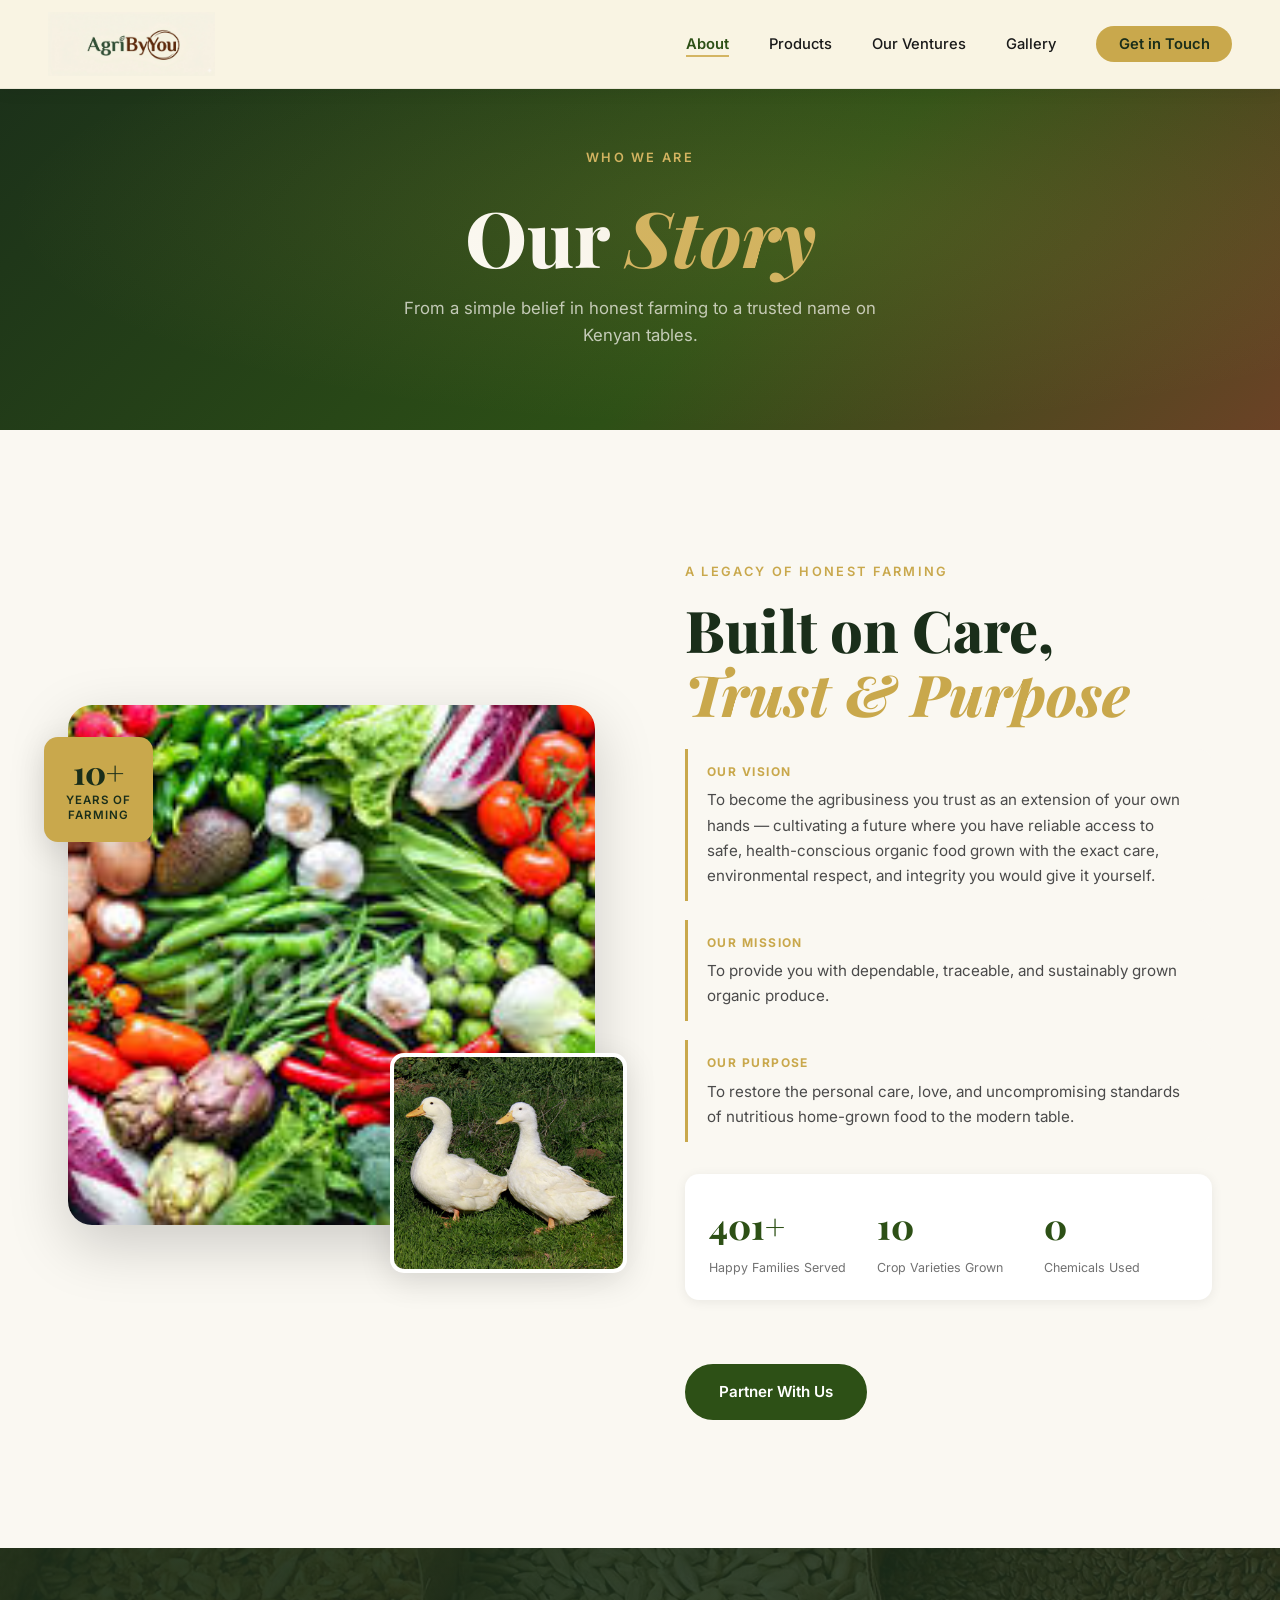
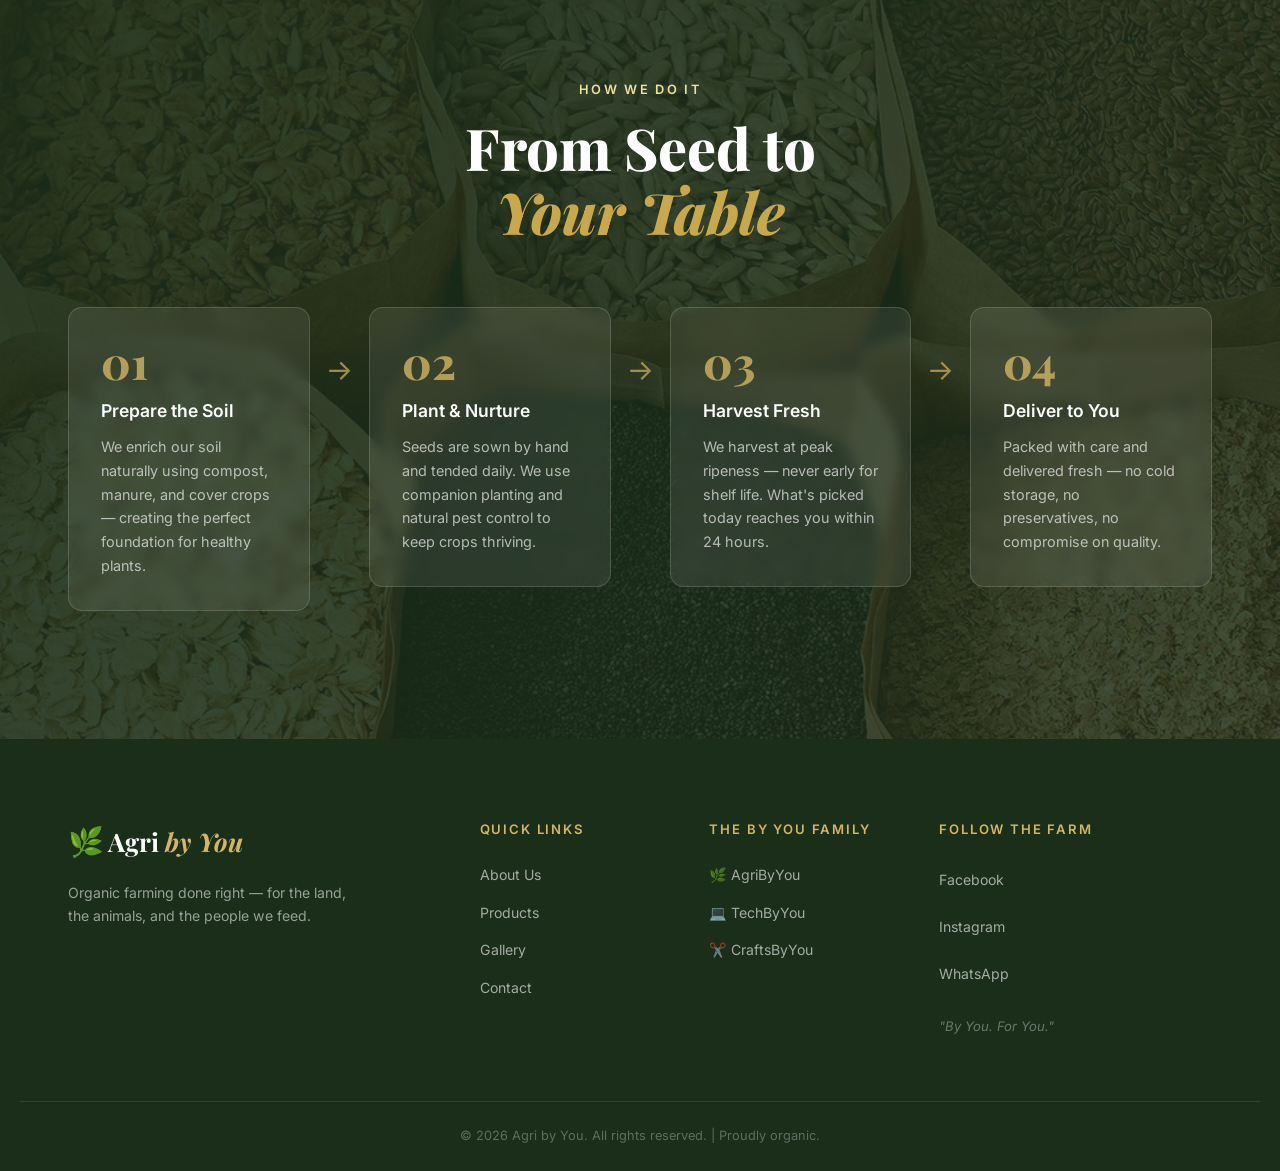
<file: about.html>
<!DOCTYPE html>
<html lang="en">
<head>
  <meta charset="UTF-8" />
  <meta name="viewport" content="width=device-width, initial-scale=1.0" />
  <title>About Us | Agri by You — Our Story, Vision & Mission</title>
  <meta name="description" content="Learn the story behind Agri by You — our vision, mission, purpose, and the values that guide every seed we plant and every duck we rear." />
  <meta name="robots" content="index, follow" />
  <link rel="canonical" href="https://agribyyou.com/about.html" />
  <link rel="icon" type="image/png" sizes="32x32" href="favicon-32.png" />
  <link rel="icon" type="image/png" sizes="192x192" href="favicon-192.png" />
  <link rel="apple-touch-icon" sizes="180x180" href="favicon.png" />
  <link rel="stylesheet" href="style.css" />
  <link rel="preconnect" href="https://fonts.googleapis.com" />
  <link rel="preconnect" href="https://fonts.gstatic.com" crossorigin />
  <link href="https://fonts.googleapis.com/css2?family=Playfair+Display:ital,wght@0,400;0,600;0,800;1,400&family=Inter:wght@300;400;500;600&display=swap" rel="stylesheet" />
</head>
<body>

  <!-- ── NAVIGATION ── -->
  <nav id="navbar">
    <div class="nav-inner">
      <a href="index.html" class="logo">
        <img src="images/logo.png" alt="AgriByYou Logo" class="nav-logo-img" />
      </a>
      <ul class="nav-links">
        <li><a href="about.html" class="nav-active">About</a></li>
        <li><a href="products.html">Products</a></li>
        <li><a href="index.html#ventures">Our Ventures</a></li>
        <li><a href="gallery.html">Gallery</a></li>
        <li><a href="contact.html" class="nav-cta">Get in Touch</a></li>
      </ul>
      <button class="hamburger" id="hamburger" aria-label="Menu">
        <span></span><span></span><span></span>
      </button>
    </div>
  </nav>

  <!-- ── PAGE HEADER ── -->
  <header class="page-header">
    <div class="container">
      <p class="section-label">Who We Are</p>
      <h1 class="page-header-title">Our <em>Story</em></h1>
      <p class="page-header-sub">From a simple belief in honest farming to a trusted name on Kenyan tables.</p>
    </div>
  </header>

  <!-- ── ABOUT ── -->
  <section class="about section" id="about">
    <div class="container about-grid">
      <div class="about-images">
        <div class="img-stack">
          <img src="images/veges.jpeg" alt="Lush crop fields" class="img-main" />
          <img src="images/ducks.jpg" alt="Ducks on the farm" class="img-accent" />
          <div class="img-badge">
            <span class="badge-num">10+</span>
            <span class="badge-label">Years of<br/>Farming</span>
          </div>
        </div>
      </div>
      <div class="about-text">
        <p class="section-label">A Legacy of Honest Farming</p>
        <h2 class="section-title">Built on Care,<br /><em>Trust & Purpose</em></h2>
        <div class="mvp-blocks">
          <div class="mvp-block">
            <span class="mvp-label">Our Vision</span>
            <p>To become the agribusiness you trust as an extension of your own hands — cultivating a future where you have reliable access to safe, health-conscious organic food grown with the exact care, environmental respect, and integrity you would give it yourself.</p>
          </div>
          <div class="mvp-block">
            <span class="mvp-label">Our Mission</span>
            <p>To provide you with dependable, traceable, and sustainably grown organic produce.</p>
          </div>
          <div class="mvp-block">
            <span class="mvp-label">Our Purpose</span>
            <p>To restore the personal care, love, and uncompromising standards of nutritious home-grown food to the modern table.</p>
          </div>
        </div>
        <div class="about-stats">
          <div class="stat">
            <span class="stat-num">500+</span>
            <span class="stat-label">Happy Families Served</span>
          </div>
          <div class="stat">
            <span class="stat-num">12</span>
            <span class="stat-label">Crop Varieties Grown</span>
          </div>
          <div class="stat">
            <span class="stat-num">0</span>
            <span class="stat-label">Chemicals Used</span>
          </div>
        </div>
        <a href="contact.html" class="btn btn-primary mt-sm">Partner With Us</a>
      </div>
    </div>
  </section>

  <!-- ── PROCESS ── -->
  <section class="process section" id="process">
    <div class="process-bg">
      <img src="images/grains.webp" alt="Farm field rows" />
      <div class="process-overlay"></div>
    </div>
    <div class="container process-inner">
      <div class="section-header center light">
        <p class="section-label">How We Do It</p>
        <h2 class="section-title">From Seed to<br /><em>Your Table</em></h2>
      </div>
      <div class="steps">
        <div class="step">
          <div class="step-number">01</div>
          <h3>Prepare the Soil</h3>
          <p>We enrich our soil naturally using compost, manure, and cover crops — creating the perfect foundation for healthy plants.</p>
        </div>
        <div class="step-arrow">→</div>
        <div class="step">
          <div class="step-number">02</div>
          <h3>Plant & Nurture</h3>
          <p>Seeds are sown by hand and tended daily. We use companion planting and natural pest control to keep crops thriving.</p>
        </div>
        <div class="step-arrow">→</div>
        <div class="step">
          <div class="step-number">03</div>
          <h3>Harvest Fresh</h3>
          <p>We harvest at peak ripeness — never early for shelf life. What's picked today reaches you within 24 hours.</p>
        </div>
        <div class="step-arrow">→</div>
        <div class="step">
          <div class="step-number">04</div>
          <h3>Deliver to You</h3>
          <p>Packed with care and delivered fresh — no cold storage, no preservatives, no compromise on quality.</p>
        </div>
      </div>
    </div>
  </section>

  <!-- ── FOOTER ── -->
  <footer class="footer">
    <div class="container footer-inner">
      <div class="footer-brand">
        <span class="logo-leaf">🌿</span>
        <span class="logo-text">Agri <em>by You</em></span>
        <p>Organic farming done right — for the land, the animals, and the people we feed.</p>
      </div>
      <div class="footer-links">
        <h4>Quick Links</h4>
        <ul>
          <li><a href="about.html">About Us</a></li>
          <li><a href="products.html">Products</a></li>
          <li><a href="gallery.html">Gallery</a></li>
          <li><a href="contact.html">Contact</a></li>
        </ul>
      </div>
      <div class="footer-links">
        <h4>The By You Family</h4>
        <ul>
          <li><a href="index.html">🌿 AgriByYou</a></li>
          <li><a href="tech.html">💻 TechByYou</a></li>
          <li><a href="crafts.html">✂️ CraftsByYou</a></li>
        </ul>
      </div>
      <div class="footer-social">
        <h4>Follow the Farm</h4>
        <div class="social-links">
          <a href="#" class="social-btn">Facebook</a>
          <a href="#" class="social-btn">Instagram</a>
          <a href="#" class="social-btn">WhatsApp</a>
        </div>
        <p class="footer-tagline">"By You. For You."</p>
      </div>
    </div>
    <div class="footer-bottom">
      <p>© 2026 Agri by You. All rights reserved. | Proudly organic.</p>
    </div>
  </footer>

  <script src="script.js"></script>
</body>
</html>
</file>
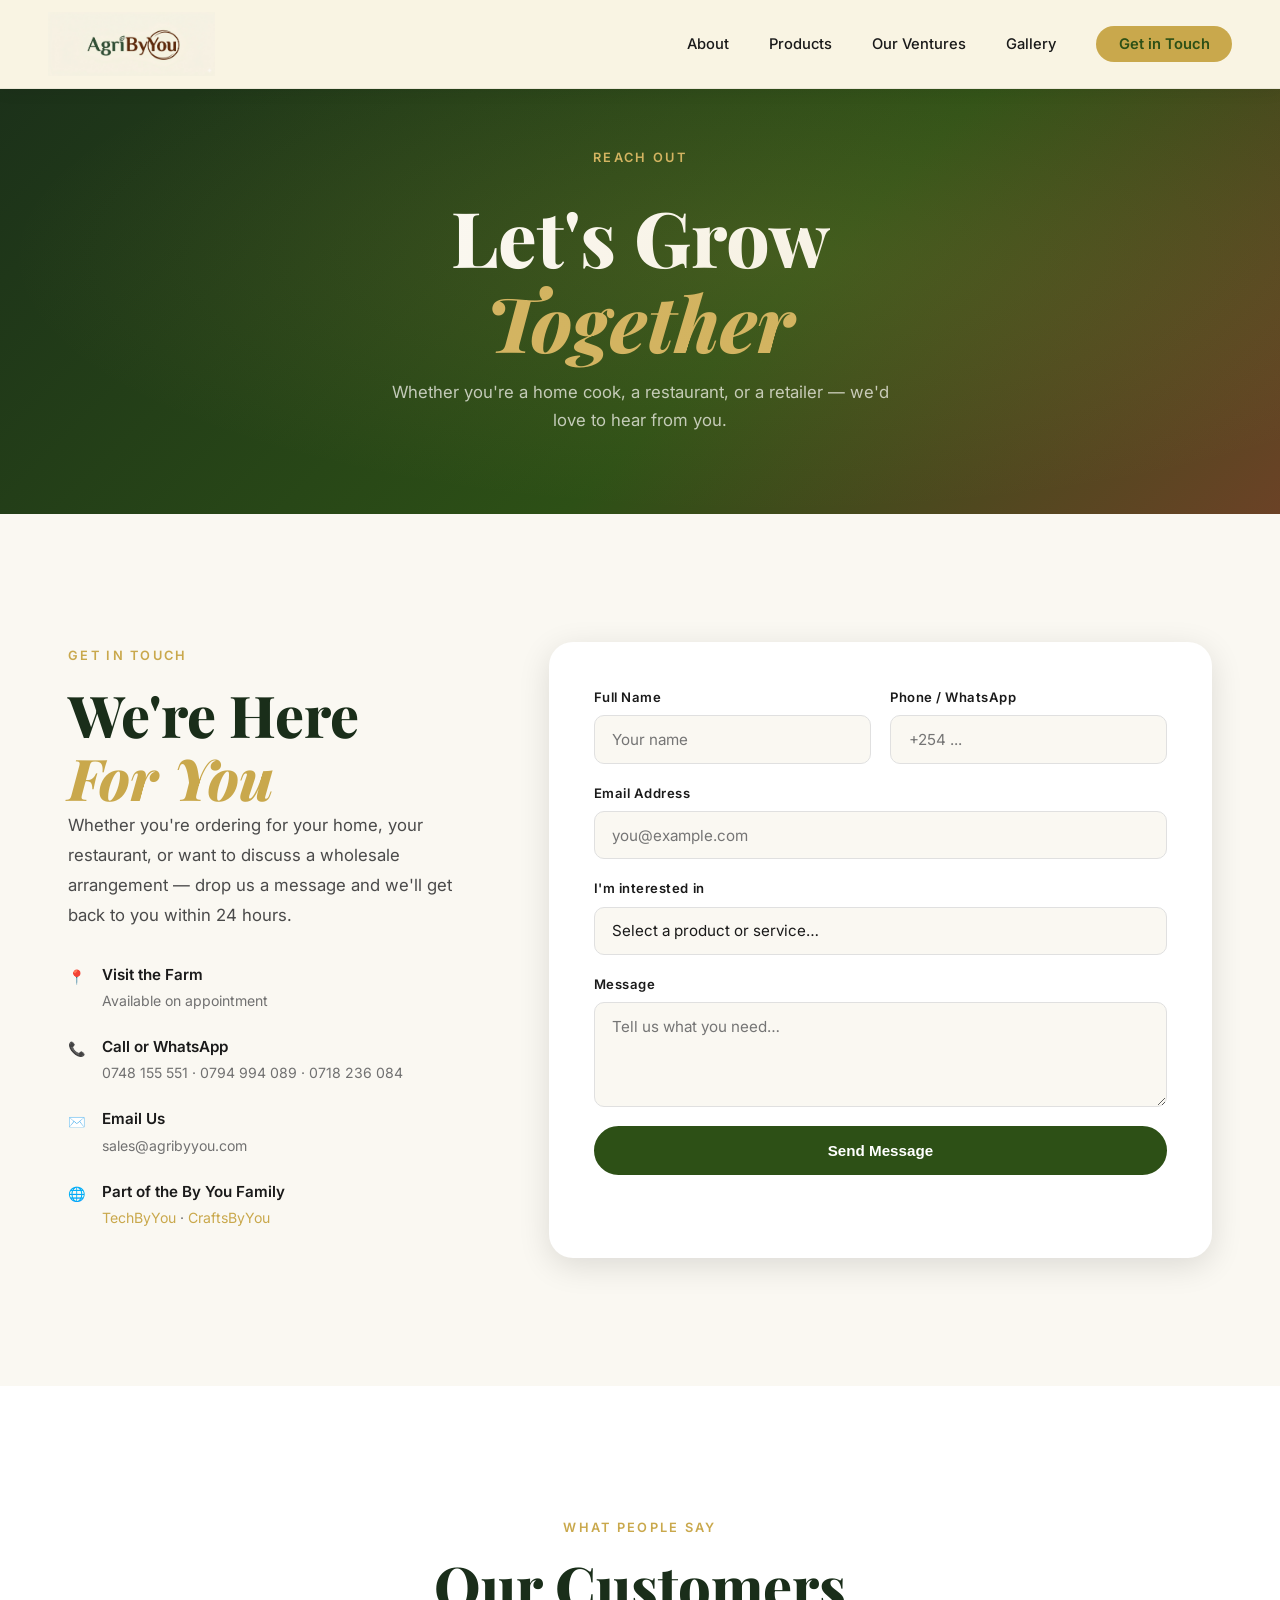
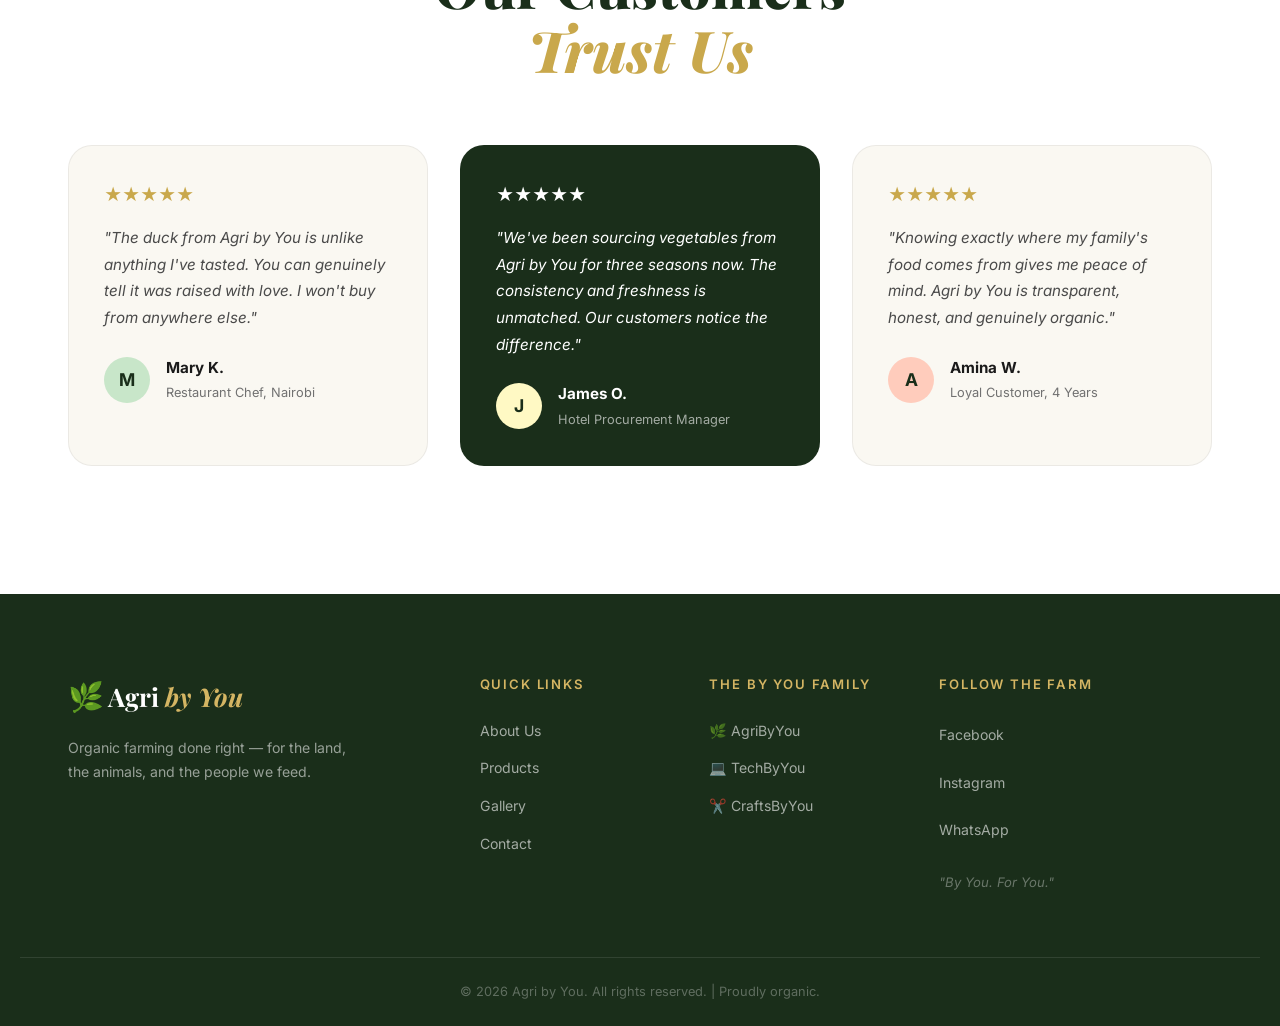
<file: contact.html>
<!DOCTYPE html>
<html lang="en">
<head>
  <meta charset="UTF-8" />
  <meta name="viewport" content="width=device-width, initial-scale=1.0" />
  <title>Contact Us | Agri by You — Get in Touch</title>
  <meta name="description" content="Order fresh organic produce, ask about wholesale, or simply say hello. Reach Agri by You by phone, WhatsApp or email." />
  <meta name="robots" content="index, follow" />
  <link rel="canonical" href="https://agribyyou.com/contact.html" />
  <link rel="icon" type="image/png" sizes="32x32" href="favicon-32.png" />
  <link rel="icon" type="image/png" sizes="192x192" href="favicon-192.png" />
  <link rel="apple-touch-icon" sizes="180x180" href="favicon.png" />
  <link rel="stylesheet" href="style.css" />
  <link rel="preconnect" href="https://fonts.googleapis.com" />
  <link rel="preconnect" href="https://fonts.gstatic.com" crossorigin />
  <link href="https://fonts.googleapis.com/css2?family=Playfair+Display:ital,wght@0,400;0,600;0,800;1,400&family=Inter:wght@300;400;500;600&display=swap" rel="stylesheet" />
</head>
<body>

  <!-- ── NAVIGATION ── -->
  <nav id="navbar">
    <div class="nav-inner">
      <a href="index.html" class="logo">
        <img src="images/logo.png" alt="AgriByYou Logo" class="nav-logo-img" />
      </a>
      <ul class="nav-links">
        <li><a href="about.html">About</a></li>
        <li><a href="products.html">Products</a></li>
        <li><a href="index.html#ventures">Our Ventures</a></li>
        <li><a href="gallery.html">Gallery</a></li>
        <li><a href="contact.html" class="nav-cta nav-active">Get in Touch</a></li>
      </ul>
      <button class="hamburger" id="hamburger" aria-label="Menu">
        <span></span><span></span><span></span>
      </button>
    </div>
  </nav>

  <!-- ── PAGE HEADER ── -->
  <header class="page-header">
    <div class="container">
      <p class="section-label">Reach Out</p>
      <h1 class="page-header-title">Let's Grow<br /><em>Together</em></h1>
      <p class="page-header-sub">Whether you're a home cook, a restaurant, or a retailer — we'd love to hear from you.</p>
    </div>
  </header>

  <!-- ── CONTACT ── -->
  <section class="contact section" id="contact">
    <div class="container contact-grid">
      <div class="contact-info">
        <p class="section-label">Get in Touch</p>
        <h2 class="section-title">We're Here<br /><em>For You</em></h2>
        <p class="body-text">Whether you're ordering for your home, your restaurant, or want to discuss a wholesale arrangement — drop us a message and we'll get back to you within 24 hours.</p>
        <div class="contact-details">
          <div class="contact-item">
            <span class="c-icon">📍</span>
            <div>
              <strong>Visit the Farm</strong>
              <span>Available on appointment</span>
            </div>
          </div>
          <div class="contact-item">
            <span class="c-icon">📞</span>
            <div>
              <strong>Call or WhatsApp</strong>
              <span>0748 155 551 · 0794 994 089 · 0718 236 084</span>
            </div>
          </div>
          <div class="contact-item">
            <span class="c-icon">✉️</span>
            <div>
              <strong>Email Us</strong>
              <span>sales@agribyyou.com</span>
            </div>
          </div>
          <div class="contact-item">
            <span class="c-icon">🌐</span>
            <div>
              <strong>Part of the By You Family</strong>
              <span>
                <a href="tech.html" style="color:var(--gold-500)">TechByYou</a> ·
                <a href="crafts.html" style="color:var(--gold-500)">CraftsByYou</a>
              </span>
            </div>
          </div>
        </div>
      </div>
      <form class="contact-form" id="contactForm" action="https://formspree.io/f/mjgdalbr" method="POST">
        <input type="hidden" name="_replyto" id="replyto" />
        <input type="text" name="_gotcha" style="display:none" />
        <div class="form-row">
          <div class="form-group">
            <label for="name">Full Name</label>
            <input type="text" id="name" name="Full Name" placeholder="Your name" required />
          </div>
          <div class="form-group">
            <label for="phone">Phone / WhatsApp</label>
            <input type="tel" id="phone" name="Phone / WhatsApp" placeholder="+254 ..." />
          </div>
        </div>
        <div class="form-group">
          <label for="email">Email Address</label>
          <input type="email" id="email" name="Email" placeholder="you@example.com" required />
        </div>
        <div class="form-group">
          <label for="interest">I'm interested in</label>
          <select id="interest" name="Interested In">
            <option value="">Select a product or service…</option>
            <optgroup label="🌿 AgriByYou">
              <option>Fresh Vegetables</option>
              <option>Grains &amp; Cereals</option>
              <option>Free-Range Duck</option>
              <option>Duck Eggs</option>
              <option>Seasonal Fruits</option>
              <option>Organic Herbs</option>
              <option>Wholesale / Bulk Order</option>
            </optgroup>
            <optgroup label="💻 TechByYou">
              <option>Custom Website</option>
              <option>Mobile App</option>
              <option>Business Software / System</option>
              <option>Dashboard &amp; Analytics</option>
              <option>Automation &amp; AI</option>
              <option>IT Consultation</option>
            </optgroup>
            <optgroup label="✂️ CraftsByYou">
              <option>Custom-Tailored Clothing</option>
              <option>Handmade Accessories</option>
              <option>Bespoke Fashion Design</option>
              <option>Interior Design Pieces</option>
              <option>Personalised Gift</option>
              <option>Limited Collection</option>
            </optgroup>
          </select>
        </div>
        <div class="form-group">
          <label for="message">Message</label>
          <textarea id="message" name="Message" rows="4" placeholder="Tell us what you need…"></textarea>
        </div>
        <button type="submit" class="btn btn-primary full">Send Message</button>
        <p class="form-note" id="formMsg"></p>
      </form>
    </div>
  </section>

  <!-- ── TESTIMONIALS ── -->
  <section class="testimonials section">
    <div class="container">
      <div class="section-header center">
        <p class="section-label">What People Say</p>
        <h2 class="section-title">Our Customers<br /><em>Trust Us</em></h2>
      </div>
      <div class="testimonials-grid">
        <div class="testimonial-card">
          <div class="stars">★★★★★</div>
          <p>"The duck from Agri by You is unlike anything I've tasted. You can genuinely tell it was raised with love. I won't buy from anywhere else."</p>
          <div class="testimonial-author">
            <div class="author-avatar" style="background:#c8e6c9">M</div>
            <div>
              <strong>Mary K.</strong>
              <span>Restaurant Chef, Nairobi</span>
            </div>
          </div>
        </div>
        <div class="testimonial-card featured-quote">
          <div class="stars">★★★★★</div>
          <p>"We've been sourcing vegetables from Agri by You for three seasons now. The consistency and freshness is unmatched. Our customers notice the difference."</p>
          <div class="testimonial-author">
            <div class="author-avatar" style="background:#fff9c4">J</div>
            <div>
              <strong>James O.</strong>
              <span>Hotel Procurement Manager</span>
            </div>
          </div>
        </div>
        <div class="testimonial-card">
          <div class="stars">★★★★★</div>
          <p>"Knowing exactly where my family's food comes from gives me peace of mind. Agri by You is transparent, honest, and genuinely organic."</p>
          <div class="testimonial-author">
            <div class="author-avatar" style="background:#ffccbc">A</div>
            <div>
              <strong>Amina W.</strong>
              <span>Loyal Customer, 4 Years</span>
            </div>
          </div>
        </div>
      </div>
    </div>
  </section>

  <!-- ── FOOTER ── -->
  <footer class="footer">
    <div class="container footer-inner">
      <div class="footer-brand">
        <span class="logo-leaf">🌿</span>
        <span class="logo-text">Agri <em>by You</em></span>
        <p>Organic farming done right — for the land, the animals, and the people we feed.</p>
      </div>
      <div class="footer-links">
        <h4>Quick Links</h4>
        <ul>
          <li><a href="about.html">About Us</a></li>
          <li><a href="products.html">Products</a></li>
          <li><a href="gallery.html">Gallery</a></li>
          <li><a href="contact.html">Contact</a></li>
        </ul>
      </div>
      <div class="footer-links">
        <h4>The By You Family</h4>
        <ul>
          <li><a href="index.html">🌿 AgriByYou</a></li>
          <li><a href="tech.html">💻 TechByYou</a></li>
          <li><a href="crafts.html">✂️ CraftsByYou</a></li>
        </ul>
      </div>
      <div class="footer-social">
        <h4>Follow the Farm</h4>
        <div class="social-links">
          <a href="#" class="social-btn">Facebook</a>
          <a href="#" class="social-btn">Instagram</a>
          <a href="#" class="social-btn">WhatsApp</a>
        </div>
        <p class="footer-tagline">"By You. For You."</p>
      </div>
    </div>
    <div class="footer-bottom">
      <p>© 2026 Agri by You. All rights reserved. | Proudly organic.</p>
    </div>
  </footer>

  <script src="script.js"></script>
</body>
</html>
</file>
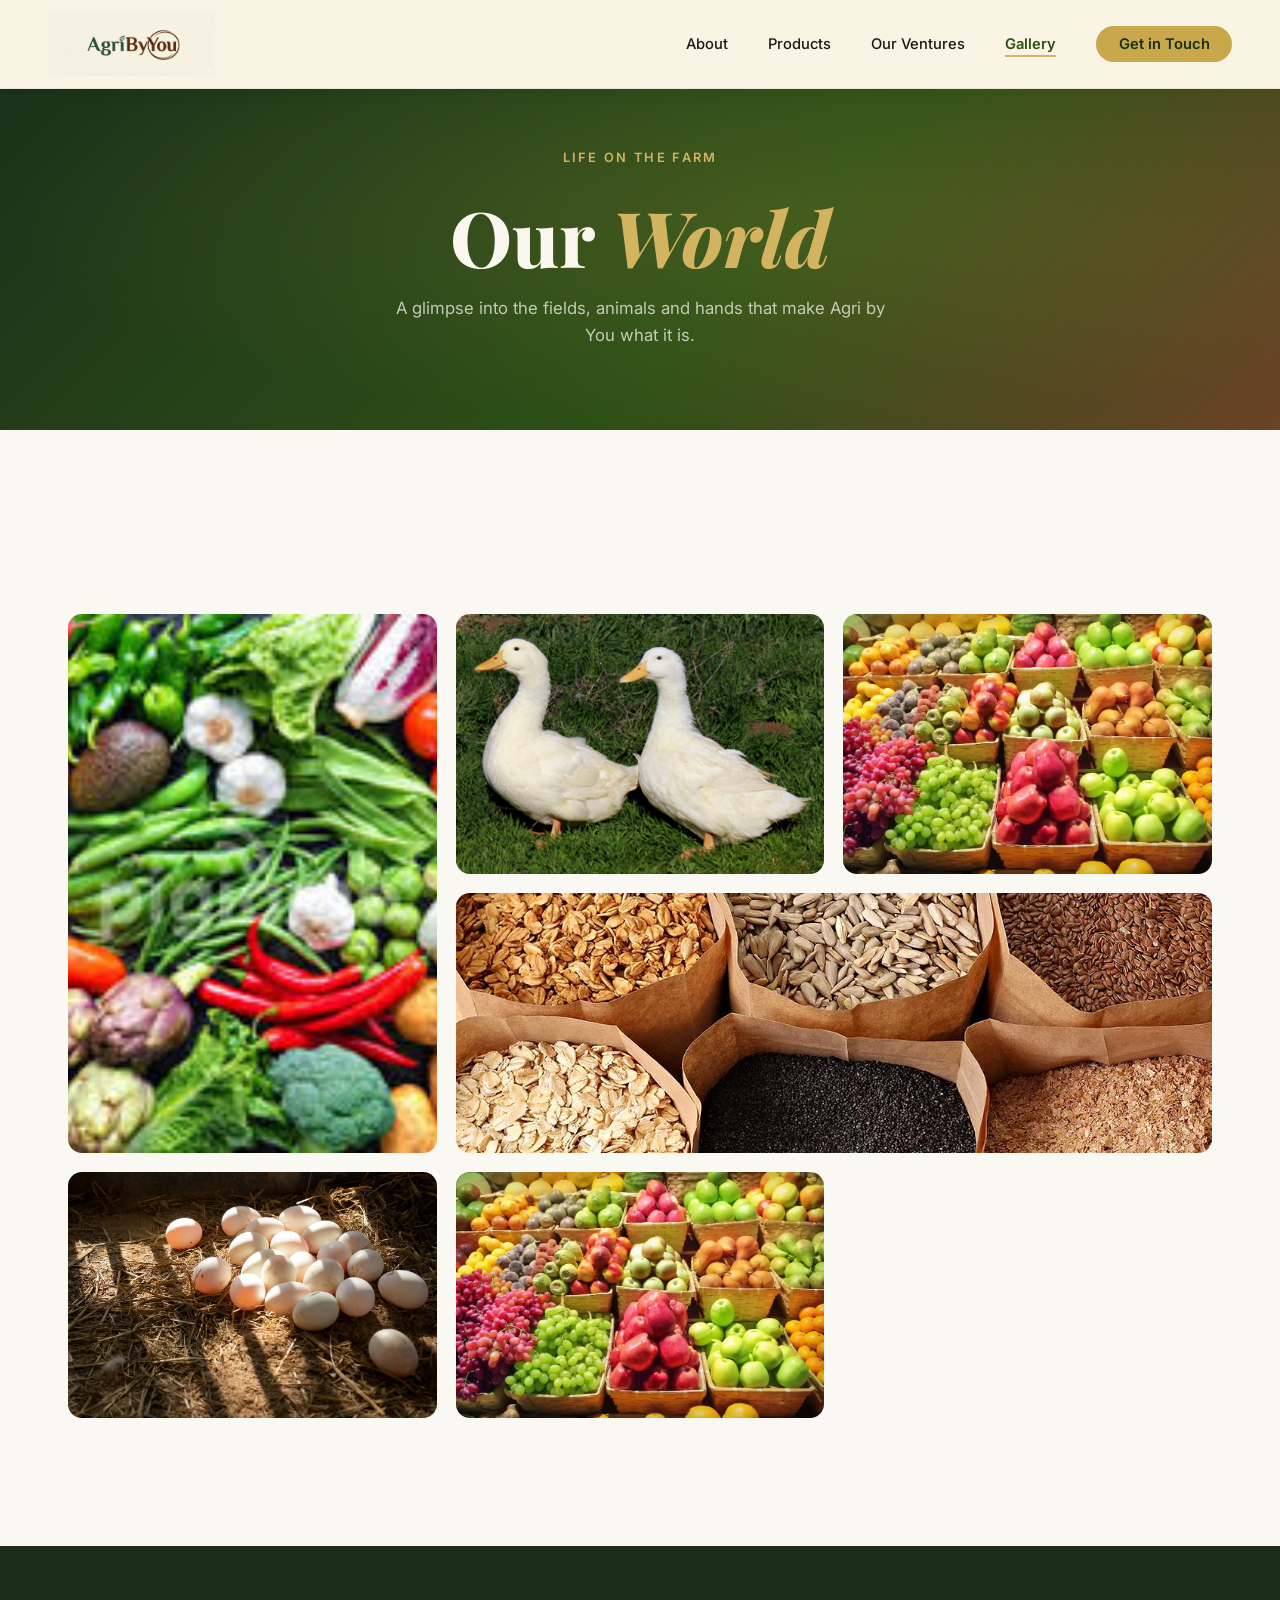
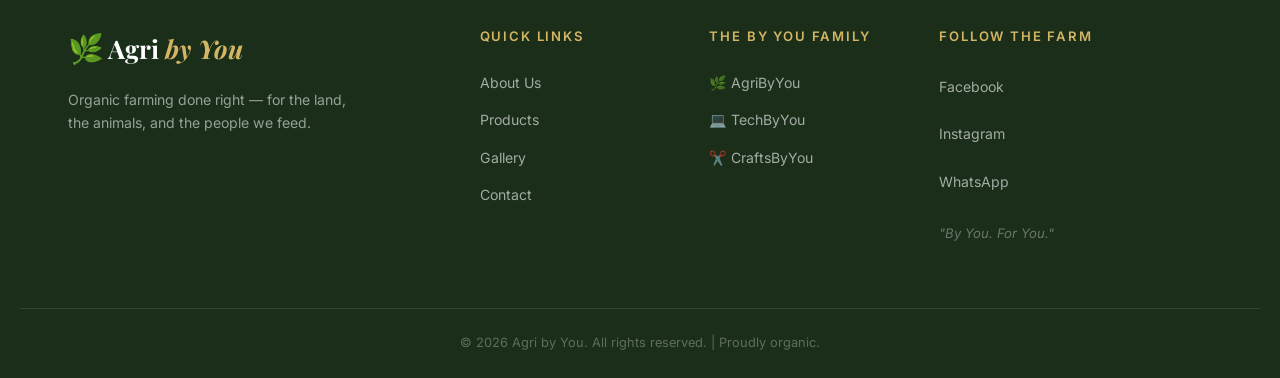
<file: gallery.html>
<!DOCTYPE html>
<html lang="en">
<head>
  <meta charset="UTF-8" />
  <meta name="viewport" content="width=device-width, initial-scale=1.0" />
  <title>Gallery | Agri by You — Life on the Farm</title>
  <meta name="description" content="A glimpse into life at Agri by You — our fields, our ducks, our harvests, and the people behind the farm." />
  <meta name="robots" content="index, follow" />
  <link rel="canonical" href="https://agribyyou.com/gallery.html" />
  <link rel="icon" type="image/png" sizes="32x32" href="favicon-32.png" />
  <link rel="icon" type="image/png" sizes="192x192" href="favicon-192.png" />
  <link rel="apple-touch-icon" sizes="180x180" href="favicon.png" />
  <link rel="stylesheet" href="style.css" />
  <link rel="preconnect" href="https://fonts.googleapis.com" />
  <link rel="preconnect" href="https://fonts.gstatic.com" crossorigin />
  <link href="https://fonts.googleapis.com/css2?family=Playfair+Display:ital,wght@0,400;0,600;0,800;1,400&family=Inter:wght@300;400;500;600&display=swap" rel="stylesheet" />
</head>
<body>

  <!-- ── NAVIGATION ── -->
  <nav id="navbar">
    <div class="nav-inner">
      <a href="index.html" class="logo">
        <img src="images/logo.png" alt="AgriByYou Logo" class="nav-logo-img" />
      </a>
      <ul class="nav-links">
        <li><a href="about.html">About</a></li>
        <li><a href="products.html">Products</a></li>
        <li><a href="index.html#ventures">Our Ventures</a></li>
        <li><a href="gallery.html" class="nav-active">Gallery</a></li>
        <li><a href="contact.html" class="nav-cta">Get in Touch</a></li>
      </ul>
      <button class="hamburger" id="hamburger" aria-label="Menu">
        <span></span><span></span><span></span>
      </button>
    </div>
  </nav>

  <!-- ── PAGE HEADER ── -->
  <header class="page-header">
    <div class="container">
      <p class="section-label">Life on the Farm</p>
      <h1 class="page-header-title">Our <em>World</em></h1>
      <p class="page-header-sub">A glimpse into the fields, animals and hands that make Agri by You what it is.</p>
    </div>
  </header>

  <!-- ── GALLERY ── -->
  <section class="gallery section" id="gallery">
    <div class="container">
      <div class="gallery-grid">
        <div class="gallery-item tall">
          <img src="images/veges.jpeg" alt="Farm fields at sunrise" />
          <div class="gallery-overlay"><span>Sunrise Fields</span></div>
        </div>
        <div class="gallery-item">
          <img src="images/ducks.jpg" alt="Ducks in the pond" />
          <div class="gallery-overlay"><span>Duck Ponds</span></div>
        </div>
        <div class="gallery-item">
          <img src="images/fruits.webp" alt="Harvesting vegetables" />
          <div class="gallery-overlay"><span>Harvest Day</span></div>
        </div>
        <div class="gallery-item wide">
          <img src="images/grains.webp" alt="Lush green crops" />
          <div class="gallery-overlay"><span>Lush Crops</span></div>
        </div>
        <div class="gallery-item">
          <img src="images/eggs.webp" alt="Duck eggs" />
          <div class="gallery-overlay"><span>Fresh Eggs</span></div>
        </div>
        <div class="gallery-item">
          <img src="images/fruits.webp" alt="Fresh produce" />
          <div class="gallery-overlay"><span>Fresh Produce</span></div>
        </div>
      </div>
    </div>
  </section>

  <!-- ── FOOTER ── -->
  <footer class="footer">
    <div class="container footer-inner">
      <div class="footer-brand">
        <span class="logo-leaf">🌿</span>
        <span class="logo-text">Agri <em>by You</em></span>
        <p>Organic farming done right — for the land, the animals, and the people we feed.</p>
      </div>
      <div class="footer-links">
        <h4>Quick Links</h4>
        <ul>
          <li><a href="about.html">About Us</a></li>
          <li><a href="products.html">Products</a></li>
          <li><a href="gallery.html">Gallery</a></li>
          <li><a href="contact.html">Contact</a></li>
        </ul>
      </div>
      <div class="footer-links">
        <h4>The By You Family</h4>
        <ul>
          <li><a href="index.html">🌿 AgriByYou</a></li>
          <li><a href="tech.html">💻 TechByYou</a></li>
          <li><a href="crafts.html">✂️ CraftsByYou</a></li>
        </ul>
      </div>
      <div class="footer-social">
        <h4>Follow the Farm</h4>
        <div class="social-links">
          <a href="#" class="social-btn">Facebook</a>
          <a href="#" class="social-btn">Instagram</a>
          <a href="#" class="social-btn">WhatsApp</a>
        </div>
        <p class="footer-tagline">"By You. For You."</p>
      </div>
    </div>
    <div class="footer-bottom">
      <p>© 2026 Agri by You. All rights reserved. | Proudly organic.</p>
    </div>
  </footer>

  <script src="script.js"></script>
</body>
</html>
</file>
<file: style.css>
/* ═══════════════════════════════════════════
   AGRI BY YOU — Premium Stylesheet
═══════════════════════════════════════════ */

/* ── TOKENS ── */
:root {
  --green-900: #1a2e1a;
  --green-800: #1e3a1e;
  --green-700: #2d5016;
  --green-600: #3d6b1e;
  --green-400: #5a9e2f;
  --green-200: #a8d5a2;
  --green-100: #e8f5e9;
  --gold-500:  #c9a84c;
  --gold-400:  #d4b563;
  --gold-200:  #f0dfa0;
  --cream:     #faf8f2;
  --brown-900: #2c1a0e;
  --brown-600: #6b4226;
  --text-dark: #1a1a1a;
  --text-mid:  #4a4a4a;
  --text-light:#717171;
  --white:     #ffffff;
  --shadow-sm: 0 2px 12px rgba(0,0,0,.07);
  --shadow-md: 0 8px 32px rgba(0,0,0,.12);
  --shadow-lg: 0 20px 60px rgba(0,0,0,.18);
  --radius:    14px;
  --radius-lg: 24px;
  --transition: .35s cubic-bezier(.4,0,.2,1);
}

/* ── RESET & BASE ── */
*, *::before, *::after { box-sizing: border-box; margin: 0; padding: 0; }

html {
  scroll-behavior: smooth;
  font-size: 16px;
}

body {
  font-family: 'Inter', sans-serif;
  color: var(--text-dark);
  background: var(--white);
  overflow-x: hidden;
  line-height: 1.6;
}

img { display: block; max-width: 100%; object-fit: cover; }
a   { text-decoration: none; color: inherit; }
ul  { list-style: none; }

.container {
  max-width: 1240px;
  margin: 0 auto;
  padding: 0 clamp(1rem, 5vw, 3rem);
}

.section { padding: clamp(5rem, 10vw, 9rem) 0; }

/* ── TYPOGRAPHY ── */
.section-label {
  display: inline-block;
  font-size: .8rem;
  font-weight: 600;
  letter-spacing: .18em;
  text-transform: uppercase;
  color: var(--gold-500);
  margin-bottom: 1rem;
}

.section-title {
  font-family: 'Playfair Display', serif;
  font-size: clamp(2.2rem, 4.5vw, 3.6rem);
  font-weight: 800;
  line-height: 1.1;
  color: var(--green-900);
}
.section-title em { color: var(--gold-500); font-style: italic; }

.section-desc {
  max-width: 540px;
  color: var(--text-mid);
  font-size: 1.05rem;
  margin-top: 1rem;
}

.section-header.center { text-align: center; }
.section-header.center .section-desc { margin: 1rem auto 0; }
.section-header.light .section-label { color: var(--gold-200); }
.section-header.light .section-title { color: var(--white); }

.body-text {
  color: var(--text-mid);
  font-size: 1.05rem;
  line-height: 1.8;
  margin-bottom: 1.2rem;
}

.mt-sm { margin-top: 2rem; }

/* ── BUTTONS ── */
.btn {
  display: inline-flex;
  align-items: center;
  gap: .5rem;
  padding: .85rem 2rem;
  border-radius: 50px;
  font-size: .95rem;
  font-weight: 600;
  cursor: pointer;
  border: 2px solid transparent;
  transition: var(--transition);
  white-space: nowrap;
}

.btn-primary {
  background: var(--green-700);
  color: var(--white);
  border-color: var(--green-700);
}
.btn-primary:hover {
  background: var(--green-600);
  border-color: var(--green-600);
  transform: translateY(-2px);
  box-shadow: 0 8px 24px rgba(61,107,30,.35);
}

.btn-ghost {
  background: transparent;
  color: var(--white);
  border-color: rgba(255,255,255,.6);
}
.btn-ghost:hover {
  background: rgba(255,255,255,.15);
  border-color: var(--white);
}

.btn-outline {
  background: transparent;
  color: var(--green-700);
  border-color: var(--green-700);
}
.btn-outline:hover {
  background: var(--green-700);
  color: var(--white);
  transform: translateY(-2px);
}

.btn.sm { padding: .6rem 1.4rem; font-size: .88rem; }
.btn.full { width: 100%; justify-content: center; }

/* ══════════════════════════════════════════
   NAVIGATION
══════════════════════════════════════════ */
#navbar {
  position: fixed;
  top: 0; left: 0; right: 0;
  z-index: 1000;
  background: #f9f4e3;
  border-bottom: 1px solid rgba(0,0,0,.06);
  box-shadow: 0 2px 16px rgba(0,0,0,.07);
  transition: box-shadow var(--transition);
  padding: 0 clamp(1rem, 5vw, 3rem);
}
#navbar.scrolled {
  box-shadow: 0 4px 24px rgba(0,0,0,.12);
}

.nav-inner {
  max-width: 1240px;
  margin: 0 auto;
  display: flex;
  align-items: center;
  justify-content: space-between;
  height: 88px;
}

.logo {
  display: flex;
  align-items: center;
}
.nav-logo-img {
  height: 64px;
  width: auto;
  object-fit: contain;
  transition: opacity var(--transition);
}
.nav-logo-img:hover { opacity: .85; }
.logo-leaf { font-size: 1.6rem; }
.logo-text em { color: var(--gold-400); font-style: italic; }

.nav-links {
  display: flex;
  align-items: center;
  gap: 2.5rem;
}
.nav-links a {
  color: var(--text-dark);
  font-size: .92rem;
  font-weight: 500;
  transition: color var(--transition);
  position: relative;
}
.nav-links a::after {
  content: '';
  position: absolute;
  bottom: -4px; left: 0; right: 0;
  height: 2px;
  background: var(--gold-400);
  transform: scaleX(0);
  transition: transform var(--transition);
}
.nav-links a:hover { color: var(--green-700); }
.nav-links a:hover::after { transform: scaleX(1); }

.nav-cta {
  background: var(--gold-500) !important;
  color: var(--green-900) !important;
  padding: .55rem 1.4rem;
  border-radius: 50px;
  font-weight: 600 !important;
}
.nav-cta:hover { background: var(--gold-400) !important; }
.nav-cta::after { display: none !important; }

.hamburger {
  display: none;
  flex-direction: column;
  gap: 5px;
  background: none;
  border: none;
  cursor: pointer;
  padding: 4px;
}
.hamburger span {
  display: block;
  width: 26px;
  height: 2px;
  background: var(--text-dark);
  border-radius: 2px;
  transition: var(--transition);
}

/* ══════════════════════════════════════════
   HERO
══════════════════════════════════════════ */
.hero {
  position: relative;
  height: 100vh;
  min-height: 700px;
  display: flex;
  align-items: center;
  overflow: hidden;
}

.hero-bg {
  position: absolute;
  inset: 0;
}
.hero-img {
  width: 100%; height: 100%;
  object-fit: cover;
  object-position: center;
  transform: scale(1.04);
  animation: heroZoom 12s ease-in-out infinite alternate;
}
@keyframes heroZoom {
  from { transform: scale(1.04); }
  to   { transform: scale(1.10); }
}
.hero-overlay {
  position: absolute;
  inset: 0;
  background: linear-gradient(
    135deg,
    rgba(26,46,26,.82) 0%,
    rgba(26,46,26,.55) 50%,
    rgba(26,46,26,.35) 100%
  );
}

.hero-content {
  position: relative;
  z-index: 2;
  max-width: 780px;
  padding: 0 clamp(1.5rem, 8vw, 7rem);
}

.hero-eyebrow {
  font-size: .82rem;
  letter-spacing: .2em;
  text-transform: uppercase;
  color: var(--gold-300, #e8c97e);
  margin-bottom: 1.5rem;
  font-weight: 500;
  animation: fadeUp .8s .2s both;
}

.hero-title {
  font-family: 'Playfair Display', serif;
  font-size: clamp(3rem, 7vw, 6rem);
  font-weight: 800;
  color: var(--white);
  line-height: 1.05;
  margin-bottom: 1.5rem;
  animation: fadeUp .8s .4s both;
}
.hero-title em { color: var(--gold-400); font-style: italic; }

.hero-sub {
  font-size: clamp(1rem, 2vw, 1.2rem);
  color: rgba(255,255,255,.82);
  max-width: 560px;
  margin-bottom: 2.5rem;
  line-height: 1.75;
  animation: fadeUp .8s .6s both;
}

.hero-actions {
  display: flex;
  gap: 1rem;
  flex-wrap: wrap;
  animation: fadeUp .8s .8s both;
}

.hero-scroll-hint {
  position: absolute;
  bottom: 2.5rem;
  left: clamp(1.5rem, 8vw, 7rem);
  display: flex;
  align-items: center;
  gap: .8rem;
  color: rgba(255,255,255,.6);
  font-size: .78rem;
  letter-spacing: .12em;
  text-transform: uppercase;
  z-index: 2;
  animation: fadeIn 1s 1.4s both;
}
.scroll-line {
  width: 50px;
  height: 1px;
  background: rgba(255,255,255,.4);
  position: relative;
  overflow: hidden;
}
.scroll-line::after {
  content: '';
  position: absolute;
  top: 0; left: -100%;
  width: 100%; height: 100%;
  background: var(--gold-400);
  animation: scrollSlide 2s 1.8s infinite;
}
@keyframes scrollSlide {
  to { left: 200%; }
}

/* ── ANIMATIONS ── */
@keyframes fadeUp {
  from { opacity: 0; transform: translateY(28px); }
  to   { opacity: 1; transform: translateY(0); }
}
@keyframes fadeIn {
  from { opacity: 0; }
  to   { opacity: 1; }
}

/* ══════════════════════════════════════════
   TRUST BAND
══════════════════════════════════════════ */
.trust-band {
  background: var(--green-900);
  padding: 2.5rem 0;
}
.trust-inner {
  display: flex;
  align-items: center;
  justify-content: space-between;
  gap: 1.5rem;
  flex-wrap: wrap;
}
.trust-item {
  display: flex;
  align-items: center;
  gap: 1rem;
  color: var(--white);
  flex: 1;
  min-width: 200px;
}
.trust-icon { font-size: 2rem; }
.trust-item strong { display: block; font-size: 1rem; font-weight: 600; color: var(--white); }
.trust-item span  { display: block; font-size: .82rem; color: rgba(255,255,255,.6); margin-top: .2rem; }
.trust-divider {
  width: 1px;
  height: 50px;
  background: rgba(255,255,255,.18);
  flex-shrink: 0;
}

/* ══════════════════════════════════════════
   ABOUT
══════════════════════════════════════════ */
.about { background: var(--cream); }
.about-grid {
  display: grid;
  grid-template-columns: 1fr 1fr;
  gap: clamp(3rem, 7vw, 7rem);
  align-items: center;
}

.img-stack {
  position: relative;
  padding-bottom: 3rem;
}
.img-main {
  width: 100%;
  height: 520px;
  border-radius: var(--radius-lg);
  box-shadow: var(--shadow-lg);
  object-position: center;
}
.img-accent {
  position: absolute;
  bottom: 0; right: -2rem;
  width: 45%;
  height: 220px;
  border-radius: var(--radius);
  box-shadow: var(--shadow-md);
  border: 4px solid var(--white);
  object-position: center;
}
.img-badge {
  position: absolute;
  top: 2rem; left: -1.5rem;
  background: var(--gold-500);
  color: var(--green-900);
  padding: 1.2rem 1.4rem;
  border-radius: var(--radius);
  text-align: center;
  box-shadow: var(--shadow-md);
}
.badge-num {
  display: block;
  font-family: 'Playfair Display', serif;
  font-size: 2rem;
  font-weight: 800;
  line-height: 1;
}
.badge-label {
  display: block;
  font-size: .72rem;
  font-weight: 600;
  text-transform: uppercase;
  letter-spacing: .08em;
  margin-top: .3rem;
  line-height: 1.3;
}

.mvp-blocks {
  display: flex;
  flex-direction: column;
  gap: 1.2rem;
  margin: 1.5rem 0 2rem;
}
.mvp-block {
  border-left: 3px solid var(--gold-500);
  padding: .8rem 1.2rem;
  background: var(--cream);
  border-radius: 0 var(--radius) var(--radius) 0;
}
.mvp-label {
  display: block;
  font-size: .75rem;
  font-weight: 700;
  letter-spacing: .12em;
  text-transform: uppercase;
  color: var(--gold-500);
  margin-bottom: .4rem;
}
.mvp-block p {
  font-size: .95rem;
  color: var(--text-mid);
  line-height: 1.65;
  margin: 0;
}

.about-stats {
  display: grid;
  grid-template-columns: repeat(3, 1fr);
  gap: 1.5rem;
  margin: 2rem 0;
  padding: 1.5rem;
  background: var(--white);
  border-radius: var(--radius);
  box-shadow: var(--shadow-sm);
}
.stat-num {
  display: block;
  font-family: 'Playfair Display', serif;
  font-size: 2.2rem;
  font-weight: 800;
  color: var(--green-700);
}
.stat-label {
  display: block;
  font-size: .78rem;
  color: var(--text-light);
  margin-top: .3rem;
  line-height: 1.4;
}

/* ══════════════════════════════════════════
   PRODUCTS
══════════════════════════════════════════ */
.products { background: var(--white); }

.products-grid {
  display: grid;
  grid-template-columns: repeat(3, 1fr);
  gap: 1.8rem;
  margin-top: 4rem;
}

.product-card {
  border-radius: var(--radius-lg);
  overflow: hidden;
  background: var(--cream);
  box-shadow: var(--shadow-sm);
  transition: var(--transition);
  display: flex;
  flex-direction: column;
}
.product-card:hover {
  transform: translateY(-8px);
  box-shadow: var(--shadow-lg);
}
.product-card.featured {
  grid-column: span 1;
  background: var(--green-900);
  color: var(--white);
}

.product-img-wrap {
  position: relative;
  height: 220px;
  overflow: hidden;
}
.product-img-wrap img {
  width: 100%; height: 100%;
  object-fit: cover;
  transition: transform .5s ease;
}
.product-card:hover .product-img-wrap img { transform: scale(1.06); }

.product-tag {
  position: absolute;
  top: 1rem; left: 1rem;
  background: var(--gold-500);
  color: var(--green-900);
  font-size: .72rem;
  font-weight: 700;
  letter-spacing: .08em;
  text-transform: uppercase;
  padding: .3rem .8rem;
  border-radius: 50px;
}

.product-body {
  padding: 1.6rem;
  flex: 1;
  display: flex;
  flex-direction: column;
  gap: .75rem;
}
.product-body h3 {
  font-family: 'Playfair Display', serif;
  font-size: 1.3rem;
  font-weight: 700;
}
.product-card.featured .product-body h3 { color: var(--white); }
.product-card.featured .product-body p  { color: rgba(255,255,255,.75); }

.product-body p {
  font-size: .92rem;
  color: var(--text-mid);
  line-height: 1.65;
  flex: 1;
}

.product-meta {
  display: flex;
  gap: 1rem;
  flex-wrap: wrap;
}
.product-meta span {
  font-size: .78rem;
  color: var(--text-light);
  font-weight: 500;
}
.product-card.featured .product-meta span { color: rgba(255,255,255,.6); }

/* ══════════════════════════════════════════
   PROCESS
══════════════════════════════════════════ */
.process {
  position: relative;
  overflow: hidden;
}
.process-bg {
  position: absolute;
  inset: 0;
}
.process-bg img {
  width: 100%; height: 100%;
  object-fit: cover;
}
.process-overlay {
  position: absolute;
  inset: 0;
  background: linear-gradient(135deg, rgba(26,46,26,.93) 0%, rgba(26,46,26,.82) 100%);
}

.process-inner {
  position: relative;
  z-index: 2;
}

.steps {
  display: flex;
  align-items: flex-start;
  gap: 1rem;
  margin-top: 4rem;
  flex-wrap: wrap;
}

.step {
  flex: 1;
  min-width: 200px;
  padding: 2rem;
  background: rgba(255,255,255,.08);
  border: 1px solid rgba(255,255,255,.15);
  border-radius: var(--radius);
  backdrop-filter: blur(6px);
  transition: var(--transition);
}
.step:hover {
  background: rgba(255,255,255,.14);
  transform: translateY(-4px);
}

.step-number {
  font-family: 'Playfair Display', serif;
  font-size: 2.8rem;
  font-weight: 800;
  color: var(--gold-400);
  opacity: .8;
  line-height: 1;
  margin-bottom: .8rem;
}
.step h3 {
  color: var(--white);
  font-size: 1.1rem;
  font-weight: 600;
  margin-bottom: .6rem;
}
.step p {
  color: rgba(255,255,255,.65);
  font-size: .9rem;
  line-height: 1.65;
}
.step-arrow {
  color: var(--gold-400);
  font-size: 1.8rem;
  margin-top: 2.5rem;
  opacity: .7;
  flex-shrink: 0;
}

/* ══════════════════════════════════════════
   GALLERY
══════════════════════════════════════════ */
.gallery { background: var(--cream); }

.gallery-grid {
  display: grid;
  grid-template-columns: repeat(3, 1fr);
  grid-template-rows: 260px 260px;
  gap: 1.2rem;
  margin-top: 3.5rem;
}

.gallery-item {
  position: relative;
  border-radius: var(--radius);
  overflow: hidden;
}
.gallery-item img {
  width: 100%; height: 100%;
  object-fit: cover;
  transition: transform .6s ease;
}
.gallery-item:hover img { transform: scale(1.08); }

.gallery-item.tall  { grid-row: span 2; }
.gallery-item.wide  { grid-column: span 2; }

.gallery-overlay {
  position: absolute;
  inset: 0;
  background: linear-gradient(to top, rgba(26,46,26,.7) 0%, transparent 55%);
  display: flex;
  align-items: flex-end;
  padding: 1.4rem;
  opacity: 0;
  transition: opacity var(--transition);
}
.gallery-item:hover .gallery-overlay { opacity: 1; }
.gallery-overlay span {
  color: var(--white);
  font-size: .9rem;
  font-weight: 600;
  letter-spacing: .06em;
}

/* ══════════════════════════════════════════
   TESTIMONIALS
══════════════════════════════════════════ */
.testimonials { background: var(--white); }

.testimonials-grid {
  display: grid;
  grid-template-columns: repeat(3, 1fr);
  gap: 2rem;
  margin-top: 4rem;
}

.testimonial-card {
  padding: 2.2rem;
  border-radius: var(--radius-lg);
  background: var(--cream);
  border: 1px solid rgba(0,0,0,.06);
  transition: var(--transition);
}
.testimonial-card:hover {
  box-shadow: var(--shadow-md);
  transform: translateY(-4px);
}
.testimonial-card.featured-quote {
  background: var(--green-900);
  border-color: transparent;
}
.testimonial-card.featured-quote .stars,
.testimonial-card.featured-quote p,
.testimonial-card.featured-quote strong { color: var(--white); }
.testimonial-card.featured-quote span { color: rgba(255,255,255,.6); }

.stars { color: var(--gold-500); font-size: 1.1rem; margin-bottom: 1rem; }
.testimonial-card p {
  font-size: .95rem;
  line-height: 1.75;
  color: var(--text-mid);
  margin-bottom: 1.5rem;
  font-style: italic;
}
.testimonial-author {
  display: flex;
  align-items: center;
  gap: 1rem;
}
.author-avatar {
  width: 46px; height: 46px;
  border-radius: 50%;
  display: flex;
  align-items: center;
  justify-content: center;
  font-weight: 700;
  font-size: 1.1rem;
  color: var(--green-900);
  flex-shrink: 0;
}
.testimonial-author strong { display: block; font-size: .95rem; }
.testimonial-author span  { display: block; font-size: .8rem; color: var(--text-light); margin-top: .2rem; }

/* ══════════════════════════════════════════
   THE BY YOU FAMILY / VENTURES
══════════════════════════════════════════ */
.tech-section   { background: var(--white); }
.crafts-section { background: var(--cream); }

.ventures { background: var(--green-900); }
.ventures .section-label { color: var(--gold-200); }
.ventures .section-title { color: var(--white); }
.ventures .section-title em { color: var(--gold-400); }
.ventures .section-desc { color: rgba(255,255,255,.65); margin: 1rem auto 0; }

.ventures-grid {
  display: grid;
  grid-template-columns: repeat(3, 1fr);
  gap: 2rem;
  margin-top: 4rem;
}

.venture-card {
  background: rgba(255,255,255,.07);
  border: 1px solid rgba(255,255,255,.12);
  border-radius: var(--radius-lg);
  padding: 2.4rem 2rem;
  display: flex;
  flex-direction: column;
  gap: 1rem;
  transition: var(--transition);
}
.venture-card:hover {
  background: rgba(255,255,255,.12);
  transform: translateY(-6px);
  box-shadow: var(--shadow-lg);
}

.venture-icon {
  font-size: 2.8rem;
  line-height: 1;
}
.venture-tag {
  display: inline-block;
  font-size: .72rem;
  font-weight: 700;
  letter-spacing: .12em;
  text-transform: uppercase;
  color: var(--gold-400);
  background: rgba(201,168,76,.15);
  padding: .25rem .8rem;
  border-radius: 50px;
  width: fit-content;
}
.venture-card h3 {
  font-family: 'Playfair Display', serif;
  font-size: 1.6rem;
  font-weight: 800;
  color: var(--white);
  line-height: 1.2;
}
.venture-card h3 em { color: var(--gold-400); font-style: italic; }
.venture-card p {
  font-size: .95rem;
  color: rgba(255,255,255,.65);
  line-height: 1.75;
  flex: 1;
}
.venture-list {
  display: flex;
  flex-direction: column;
  gap: .45rem;
  margin-bottom: .5rem;
}
.venture-list li {
  font-size: .85rem;
  color: rgba(255,255,255,.55);
  padding-left: 1rem;
  position: relative;
}
.venture-list li::before {
  content: '→';
  position: absolute;
  left: 0;
  color: var(--gold-400);
  font-size: .75rem;
}

.agri-card  { border-color: rgba(90,158,47,.35); }
.tech-card  { border-color: rgba(37,99,235,.35); }
.crafts-card { border-color: rgba(192,98,46,.35); }

.btn-tech { background: #2563eb; color: #fff; border-color: #2563eb; }
.btn-tech:hover { background: #1d4ed8; border-color: #1d4ed8; transform: translateY(-2px); }
.btn-crafts { background: #8b3a2a; color: #fff; border-color: #8b3a2a; }
.btn-crafts:hover { background: #c0622e; border-color: #c0622e; transform: translateY(-2px); }

@media (max-width: 900px) {
  .ventures-grid { grid-template-columns: 1fr; max-width: 480px; margin-left: auto; margin-right: auto; }
}

/* ══════════════════════════════════════════
   CONTACT
══════════════════════════════════════════ */
.contact { background: var(--cream); }

.contact-grid {
  display: grid;
  grid-template-columns: 1fr 1.2fr;
  gap: clamp(3rem, 7vw, 7rem);
  align-items: start;
}

.contact-details {
  margin-top: 2rem;
  display: flex;
  flex-direction: column;
  gap: 1.4rem;
}
.contact-item {
  display: flex;
  align-items: flex-start;
  gap: 1rem;
}
.c-icon { font-size: 1.6rem; margin-top: .1rem; flex-shrink: 0; }
.contact-item strong { display: block; font-size: .95rem; font-weight: 600; }
.contact-item span   { display: block; font-size: .88rem; color: var(--text-light); margin-top: .2rem; }

.contact-form {
  background: var(--white);
  padding: 2.8rem;
  border-radius: var(--radius-lg);
  box-shadow: var(--shadow-md);
  display: flex;
  flex-direction: column;
  gap: 1.2rem;
}

.form-row {
  display: grid;
  grid-template-columns: 1fr 1fr;
  gap: 1.2rem;
}

.form-group {
  display: flex;
  flex-direction: column;
  gap: .45rem;
}
.form-group label {
  font-size: .82rem;
  font-weight: 600;
  color: var(--text-dark);
  letter-spacing: .04em;
}
.form-group input,
.form-group select,
.form-group textarea {
  padding: .85rem 1.1rem;
  border: 1.5px solid #e0e0e0;
  border-radius: 10px;
  font-family: 'Inter', sans-serif;
  font-size: .95rem;
  color: var(--text-dark);
  background: var(--cream);
  transition: border-color var(--transition), box-shadow var(--transition);
  resize: vertical;
  outline: none;
}
.form-group input:focus,
.form-group select:focus,
.form-group textarea:focus {
  border-color: var(--green-600);
  box-shadow: 0 0 0 3px rgba(61,107,30,.12);
}
.form-group select { appearance: none; cursor: pointer; }

.form-note {
  font-size: .85rem;
  color: var(--green-600);
  text-align: center;
  min-height: 1.2rem;
}

/* ══════════════════════════════════════════
   PRODUCTS PAGE
══════════════════════════════════════════ */

/* Hero banner */
.prod-hero {
  position: relative;
  height: 52vh;
  min-height: 380px;
  display: flex;
  align-items: center;
  margin-top: 88px;
  overflow: hidden;
}
.prod-hero-bg {
  position: absolute;
  inset: 0;
}
.prod-hero-bg img {
  width: 100%;
  height: 100%;
  object-fit: cover;
  object-position: center 60%;
}
.prod-hero-overlay {
  position: absolute;
  inset: 0;
  background: linear-gradient(110deg, rgba(8,22,8,.78) 0%, rgba(8,22,8,.45) 100%);
}
.prod-hero-content {
  position: relative;
  z-index: 2;
}
.prod-hero-title {
  font-family: 'Playfair Display', serif;
  font-size: clamp(3rem, 6vw, 5rem);
  font-weight: 800;
  color: #fff;
  line-height: 1.1;
  margin-bottom: .8rem;
}
.prod-hero-title em { color: var(--gold-400); font-style: italic; }
.prod-hero-sub {
  font-size: clamp(.95rem, 2vw, 1.1rem);
  color: rgba(255,255,255,.78);
  max-width: 560px;
  line-height: 1.65;
}

/* Why organic strip */
.why-strip {
  background: var(--green-900);
  padding: 1.8rem 0;
}
.why-strip-inner {
  display: flex;
  align-items: center;
  gap: 1.5rem;
  flex-wrap: wrap;
}
.why-item {
  display: flex;
  align-items: center;
  gap: .9rem;
  flex: 1;
  min-width: 200px;
}
.why-icon { font-size: 1.5rem; flex-shrink: 0; }
.why-item strong {
  display: block;
  font-size: .88rem;
  font-weight: 700;
  color: #fff;
  margin-bottom: .18rem;
}
.why-item span {
  font-size: .76rem;
  color: rgba(255,255,255,.6);
  line-height: 1.4;
}
.why-div {
  width: 1px;
  height: 40px;
  background: rgba(255,255,255,.15);
  flex-shrink: 0;
}

/* Featured product: side-by-side */
.prod-featured {
  display: grid;
  grid-template-columns: 1fr 1fr;
  gap: 0;
  border-radius: var(--radius-lg);
  overflow: hidden;
  box-shadow: var(--shadow-lg);
  margin-bottom: 3rem;
}
.prod-featured-img {
  position: relative;
  min-height: 460px;
}
.prod-featured-img img {
  width: 100%;
  height: 100%;
  object-fit: cover;
}
.prod-featured-body {
  background: var(--green-900);
  padding: 3rem 3rem 3rem 2.5rem;
  display: flex;
  flex-direction: column;
  justify-content: center;
  gap: 1rem;
}
.prod-badge {
  display: inline-block;
  background: var(--gold-500);
  color: #fff;
  font-size: .72rem;
  font-weight: 700;
  letter-spacing: .14em;
  text-transform: uppercase;
  padding: .3rem .9rem;
  border-radius: 999px;
  width: fit-content;
}
.prod-featured-title {
  font-family: 'Playfair Display', serif;
  font-size: clamp(1.8rem, 3vw, 2.6rem);
  font-weight: 800;
  color: #fff;
  line-height: 1.15;
  margin: 0;
}
.prod-featured-title em { color: var(--gold-400); font-style: italic; }
.prod-featured-body > p {
  font-size: .95rem;
  color: rgba(255,255,255,.75);
  line-height: 1.65;
}
.prod-featured-list {
  list-style: none;
  display: flex;
  flex-direction: column;
  gap: .4rem;
}
.prod-featured-list li {
  font-size: .88rem;
  color: rgba(255,255,255,.7);
  padding-left: 1.2rem;
  position: relative;
}
.prod-featured-list li::before {
  content: '→';
  position: absolute;
  left: 0;
  color: var(--gold-400);
  font-size: .8rem;
}
.prod-featured-meta {
  display: flex;
  gap: 1rem;
  flex-wrap: wrap;
}
.prod-featured-meta span {
  font-size: .78rem;
  color: rgba(255,255,255,.55);
  background: rgba(255,255,255,.08);
  padding: .3rem .75rem;
  border-radius: 999px;
  border: 1px solid rgba(255,255,255,.1);
}

/* 3-card product grid */
.prod-grid {
  display: grid;
  grid-template-columns: repeat(3, 1fr);
  gap: 1.6rem;
}
.prod-card {
  border-radius: var(--radius);
  overflow: hidden;
  background: #fff;
  box-shadow: var(--shadow-sm);
  transition: transform var(--transition), box-shadow var(--transition);
}
.prod-card:hover { transform: translateY(-6px); box-shadow: var(--shadow-md); }
.prod-card-img {
  position: relative;
  height: 240px;
  overflow: hidden;
}
.prod-card-img img {
  width: 100%;
  height: 100%;
  object-fit: cover;
  transition: transform .6s ease;
}
.prod-card:hover .prod-card-img img { transform: scale(1.07); }
.prod-card-overlay {
  position: absolute;
  inset: 0;
  background: rgba(10,25,10,.5);
  display: flex;
  align-items: center;
  justify-content: center;
  opacity: 0;
  transition: opacity var(--transition);
}
.prod-card:hover .prod-card-overlay { opacity: 1; }
.prod-card-cta {
  background: #fff;
  color: var(--green-900);
  font-weight: 700;
  font-size: .88rem;
  padding: .6rem 1.4rem;
  border-radius: 6px;
  transition: background var(--transition);
}
.prod-card-cta:hover { background: var(--gold-400); color: #fff; }
.prod-card-body { padding: 1.4rem; }
.prod-card-cat {
  display: block;
  font-size: .7rem;
  font-weight: 700;
  letter-spacing: .14em;
  text-transform: uppercase;
  color: var(--green-600);
  margin-bottom: .5rem;
}
.prod-card-body h3 {
  font-family: 'Playfair Display', serif;
  font-size: 1.2rem;
  font-weight: 700;
  color: var(--text-dark);
  margin-bottom: .5rem;
}
.prod-card-body p {
  font-size: .88rem;
  color: var(--text-mid);
  line-height: 1.6;
  margin-bottom: .9rem;
}
.prod-card-tags {
  display: flex;
  gap: .5rem;
  flex-wrap: wrap;
}
.prod-card-tags span {
  font-size: .72rem;
  color: var(--text-light);
  background: var(--cream);
  padding: .25rem .65rem;
  border-radius: 999px;
}

/* Wholesale band */
.wholesale-band {
  background: var(--green-900);
  padding: 5rem 0;
  margin-top: 4rem;
}
.wholesale-band-inner {
  display: flex;
  align-items: center;
  justify-content: space-between;
  gap: 2rem;
  flex-wrap: wrap;
}
.wholesale-actions {
  display: flex;
  align-items: center;
  gap: 1.5rem;
  flex-shrink: 0;
}

/* Responsive */
@media (max-width: 1024px) {
  .prod-grid { grid-template-columns: repeat(2, 1fr); }
}
@media (max-width: 768px) {
  .prod-hero { margin-top: 76px; }
  .prod-featured { grid-template-columns: 1fr; }
  .prod-featured-img { min-height: 300px; }
  .prod-featured-body { padding: 2rem 1.5rem; }
  .why-strip-inner { gap: 1rem; }
  .why-div { display: none; }
  .prod-grid { grid-template-columns: 1fr; }
  .wholesale-band-inner { flex-direction: column; text-align: center; }
  .wholesale-actions { justify-content: center; }
}

/* ══════════════════════════════════════════
   PAGE HEADER (sub-pages)
══════════════════════════════════════════ */
.page-header {
  background: linear-gradient(135deg, var(--green-900) 0%, var(--green-700) 60%, var(--brown-600) 100%);
  padding: 9rem 0 5rem;
  text-align: center;
  position: relative;
  overflow: hidden;
}
.page-header::after {
  content: '';
  position: absolute;
  inset: 0;
  background: radial-gradient(ellipse at 60% 50%, rgba(201,168,76,.15) 0%, transparent 70%);
  pointer-events: none;
}
.page-header .section-label { color: var(--gold-400); }
.page-header-title {
  font-family: 'Playfair Display', serif;
  font-size: clamp(2.8rem, 6vw, 5rem);
  font-weight: 800;
  color: #ffffff;
  line-height: 1.1;
  margin: .6rem 0 1rem;
}
.page-header-title em { color: var(--gold-400); font-style: italic; }
.page-header-sub {
  font-size: 1.05rem;
  color: rgba(255,255,255,.72);
  max-width: 520px;
  margin: 0 auto;
  line-height: 1.65;
}

/* Active nav link */
.nav-links a.nav-active {
  color: var(--green-700) !important;
  font-weight: 600;
}
.nav-links a.nav-active::after { transform: scaleX(1) !important; }

/* ── CTA band (home page) ── */
.cta-band {
  background: var(--green-900);
  padding: 4rem 0;
}
.cta-band-inner {
  display: flex;
  align-items: center;
  justify-content: space-between;
  gap: 2rem;
  flex-wrap: wrap;
}

/* ══════════════════════════════════════════
   FOOTER
══════════════════════════════════════════ */
.footer {
  background: var(--green-900);
  color: var(--white);
  padding-top: 5rem;
}

.footer-inner {
  display: grid;
  grid-template-columns: 2fr 1fr 1fr 1.5fr;
  gap: 3rem;
  padding-bottom: 4rem;
  border-bottom: 1px solid rgba(255,255,255,.1);
}

.footer-brand .logo-leaf { font-size: 1.8rem; }
.footer-brand .logo-text {
  font-family: 'Playfair Display', serif;
  font-size: 1.6rem;
  font-weight: 700;
  color: var(--white);
}
.footer-brand .logo-text em { color: var(--gold-400); }
.footer-brand p {
  margin-top: 1rem;
  font-size: .88rem;
  color: rgba(255,255,255,.55);
  line-height: 1.65;
  max-width: 280px;
}

.footer-links h4,
.footer-social h4 {
  font-size: .82rem;
  font-weight: 600;
  letter-spacing: .14em;
  text-transform: uppercase;
  color: var(--gold-400);
  margin-bottom: 1.4rem;
}
.footer-links ul { display: flex; flex-direction: column; gap: .75rem; }
.footer-links a {
  font-size: .88rem;
  color: rgba(255,255,255,.6);
  transition: color var(--transition);
}
.footer-links a:hover { color: var(--white); }

.social-links { display: flex; flex-direction: column; gap: .75rem; }
.social-btn {
  display: inline-flex;
  align-items: center;
  gap: .5rem;
  font-size: .88rem;
  color: rgba(255,255,255,.6);
  padding: .4rem 0;
  transition: color var(--transition);
}
.social-btn:hover { color: var(--white); }

.footer-tagline {
  margin-top: 1.5rem;
  font-size: .82rem;
  color: rgba(255,255,255,.35);
  font-style: italic;
}

.footer-bottom {
  text-align: center;
  padding: 1.5rem 0;
  font-size: .8rem;
  color: rgba(255,255,255,.3);
}

/* ══════════════════════════════════════════
   SCROLL REVEAL
══════════════════════════════════════════ */
.reveal {
  opacity: 0;
  transform: translateY(40px);
  transition: opacity .7s ease, transform .7s ease;
}
.reveal.visible {
  opacity: 1;
  transform: translateY(0);
}

/* ══════════════════════════════════════════
   HOME HERO SLIDER
══════════════════════════════════════════ */
.hero-slider {
  position: relative;
  height: 100vh;
  overflow: hidden;
  margin-top: 88px;
}

/* Each slide */
.slide {
  position: absolute;
  inset: 0;
  opacity: 0;
  z-index: 0;
  transition: opacity .9s cubic-bezier(.4,0,.2,1);
}
.slide.active { opacity: 1; z-index: 1; }

/* Background image with Ken Burns zoom */
.slide-bg {
  position: absolute;
  inset: 0;
  overflow: hidden;
}
.slide-bg img {
  width: 100%;
  height: 100%;
  object-fit: cover;
  object-position: center;
  transform: scale(1.08);
  transition: transform 7s cubic-bezier(.25,.46,.45,.94);
}
.slide.active .slide-bg img { transform: scale(1); }

/* Dark gradient overlay */
.slide-overlay {
  position: absolute;
  inset: 0;
  background: linear-gradient(
    110deg,
    rgba(8,20,8,.75) 0%,
    rgba(8,20,8,.45) 55%,
    rgba(8,20,8,.25) 100%
  );
}

/* Content */
.slide-content {
  position: relative;
  z-index: 2;
  height: 100%;
  display: flex;
  flex-direction: column;
  justify-content: center;
  padding-bottom: 7rem;
  max-width: 820px;
}

/* Animated elements — hidden until slide is active */
.slide-tag,
.slide-title,
.slide-sub,
.slide-actions {
  opacity: 0;
  transform: translateY(38px);
  transition: opacity .7s ease, transform .7s ease;
}
.slide.active .slide-tag     { opacity: 1; transform: none; transition-delay: .15s; }
.slide.active .slide-title   { opacity: 1; transform: none; transition-delay: .35s; }
.slide.active .slide-sub     { opacity: 1; transform: none; transition-delay: .55s; }
.slide.active .slide-actions { opacity: 1; transform: none; transition-delay: .75s; }

.slide-tag {
  display: inline-block;
  background: rgba(201,168,76,.18);
  border: 1px solid rgba(201,168,76,.5);
  color: var(--gold-400);
  font-size: .76rem;
  font-weight: 700;
  letter-spacing: .2em;
  text-transform: uppercase;
  padding: .4rem 1.1rem;
  border-radius: 999px;
  margin-bottom: 1.4rem;
  width: fit-content;
}

.slide-title {
  font-family: 'Playfair Display', serif;
  font-size: clamp(3rem, 7vw, 6rem);
  font-weight: 800;
  color: #fff;
  line-height: 1.08;
  margin-bottom: 1.3rem;
}
.slide-title em { color: var(--gold-400); font-style: italic; }

.slide-sub {
  font-size: clamp(.95rem, 2vw, 1.15rem);
  color: rgba(255,255,255,.82);
  line-height: 1.7;
  max-width: 520px;
  margin-bottom: 2.2rem;
}

.slide-actions {
  display: flex;
  align-items: center;
  gap: 1.4rem;
  flex-wrap: wrap;
}

.sh-btn-primary {
  display: inline-block;
  background: var(--green-700);
  color: #fff;
  font-weight: 600;
  font-size: .95rem;
  padding: .9rem 2.2rem;
  border-radius: 6px;
  transition: background var(--transition), transform var(--transition), box-shadow var(--transition);
  box-shadow: 0 4px 16px rgba(45,80,22,.35);
}
.sh-btn-primary:hover { background: var(--green-600); transform: translateY(-2px); box-shadow: 0 8px 24px rgba(45,80,22,.4); }

.sh-btn-ghost {
  display: inline-block;
  color: #fff;
  font-weight: 600;
  font-size: .95rem;
  padding-bottom: 3px;
  border-bottom: 2px solid rgba(255,255,255,.45);
  transition: color var(--transition), border-color var(--transition);
}
.sh-btn-ghost:hover { color: var(--gold-400); border-color: var(--gold-400); }

/* Arrow controls */
.slider-arrow {
  position: absolute;
  top: 50%;
  transform: translateY(-50%);
  z-index: 10;
  background: rgba(255,255,255,.1);
  border: 1px solid rgba(255,255,255,.22);
  color: #fff;
  width: 54px;
  height: 54px;
  border-radius: 50%;
  font-size: 1.15rem;
  cursor: pointer;
  display: flex;
  align-items: center;
  justify-content: center;
  backdrop-filter: blur(10px);
  transition: background var(--transition), transform var(--transition);
}
.slider-arrow:hover { background: rgba(255,255,255,.22); transform: translateY(-50%) scale(1.08); }
.slider-prev { left: 2rem; }
.slider-next { right: 2rem; }

/* Dot indicators */
.slider-dots {
  position: absolute;
  bottom: 5.8rem;
  left: 50%;
  transform: translateX(-50%);
  z-index: 10;
  display: flex;
  gap: .55rem;
}

.dot {
  width: 8px;
  height: 8px;
  border-radius: 50%;
  background: rgba(255,255,255,.38);
  border: none;
  cursor: pointer;
  padding: 0;
  transition: width .35s ease, background .35s ease, border-radius .35s ease;
}
.dot.active { width: 30px; border-radius: 4px; background: var(--gold-400); }

/* Stats strip */
.slider-stats {
  position: absolute;
  bottom: 0;
  left: 0;
  right: 0;
  z-index: 10;
  background: rgba(10,22,10,.55);
  backdrop-filter: blur(20px);
  -webkit-backdrop-filter: blur(20px);
  border-top: 1px solid rgba(255,255,255,.1);
  display: flex;
  align-items: center;
  justify-content: center;
  gap: 2.5rem;
  padding: 1.1rem 2rem;
}

.slider-stat {
  display: flex;
  flex-direction: column;
  align-items: center;
  text-align: center;
}
.slider-stat strong {
  font-size: 1.55rem;
  font-weight: 800;
  color: #fff;
  font-family: 'Playfair Display', serif;
  line-height: 1;
}
.slider-stat span {
  font-size: .7rem;
  color: rgba(255,255,255,.62);
  letter-spacing: .12em;
  text-transform: uppercase;
  margin-top: .25rem;
}
.slider-stat-div {
  width: 1px;
  height: 34px;
  background: rgba(255,255,255,.18);
}

/* Responsive */
@media (max-width: 768px) {
  .hero-slider { margin-top: 76px; height: calc(100vh - 76px); }
  .slider-prev { left: .8rem; }
  .slider-next { right: .8rem; }
  .slider-stats { gap: 1.2rem; padding: .9rem 1rem; }
  .slider-stat strong { font-size: 1.2rem; }
  .slide-content { padding-bottom: 6rem; }
}

@media (max-width: 480px) {
  .slider-arrow { width: 42px; height: 42px; font-size: 1rem; }
  .slider-stats { gap: .8rem; }
  .slider-stat-div { display: none; }
}

/* ══════════════════════════════════════════
   RESPONSIVE
══════════════════════════════════════════ */
@media (max-width: 1024px) {
  .products-grid { grid-template-columns: repeat(2, 1fr); }
  .about-grid    { grid-template-columns: 1fr; }
  .about-images  { order: -1; }
  .img-accent    { right: 0; }
  .footer-inner  { grid-template-columns: 1fr 1fr; }
  .testimonials-grid { grid-template-columns: 1fr; max-width: 560px; margin-left: auto; margin-right: auto; }
}

@media (max-width: 768px) {
  .nav-links { display: none; flex-direction: column; position: fixed; top: 76px; left: 0; right: 0; background: #f9f4e3; border-bottom: 1px solid rgba(0,0,0,.08); box-shadow: 0 8px 24px rgba(0,0,0,.12); padding: 2rem; gap: 1.5rem; }
  .nav-links a { color: var(--text-dark); }
  .nav-links.open { display: flex; }
  .hamburger { display: flex; }

  .trust-inner  { gap: 1.5rem; }
  .trust-divider { display: none; }
  .trust-item   { min-width: calc(50% - 1rem); }

  .products-grid { grid-template-columns: 1fr; }
  .product-card.featured { grid-column: span 1; }

  .gallery-grid {
    grid-template-columns: 1fr 1fr;
    grid-template-rows: auto;
  }
  .gallery-item.tall  { grid-row: span 1; }
  .gallery-item.wide  { grid-column: span 2; }

  .steps { flex-direction: column; }
  .step-arrow { transform: rotate(90deg); margin: 0 auto; }

  .contact-grid { grid-template-columns: 1fr; }
  .form-row     { grid-template-columns: 1fr; }

  .footer-inner { grid-template-columns: 1fr; gap: 2rem; }

  .about-stats { grid-template-columns: repeat(3,1fr); }
}

@media (max-width: 480px) {
  .hero-actions { flex-direction: column; }
  .btn { width: 100%; justify-content: center; }
  .about-stats { grid-template-columns: 1fr 1fr; }
  .gallery-grid { grid-template-columns: 1fr; }
  .gallery-item.wide { grid-column: span 1; }
  .testimonials-grid { grid-template-columns: 1fr; }
}
</file>
